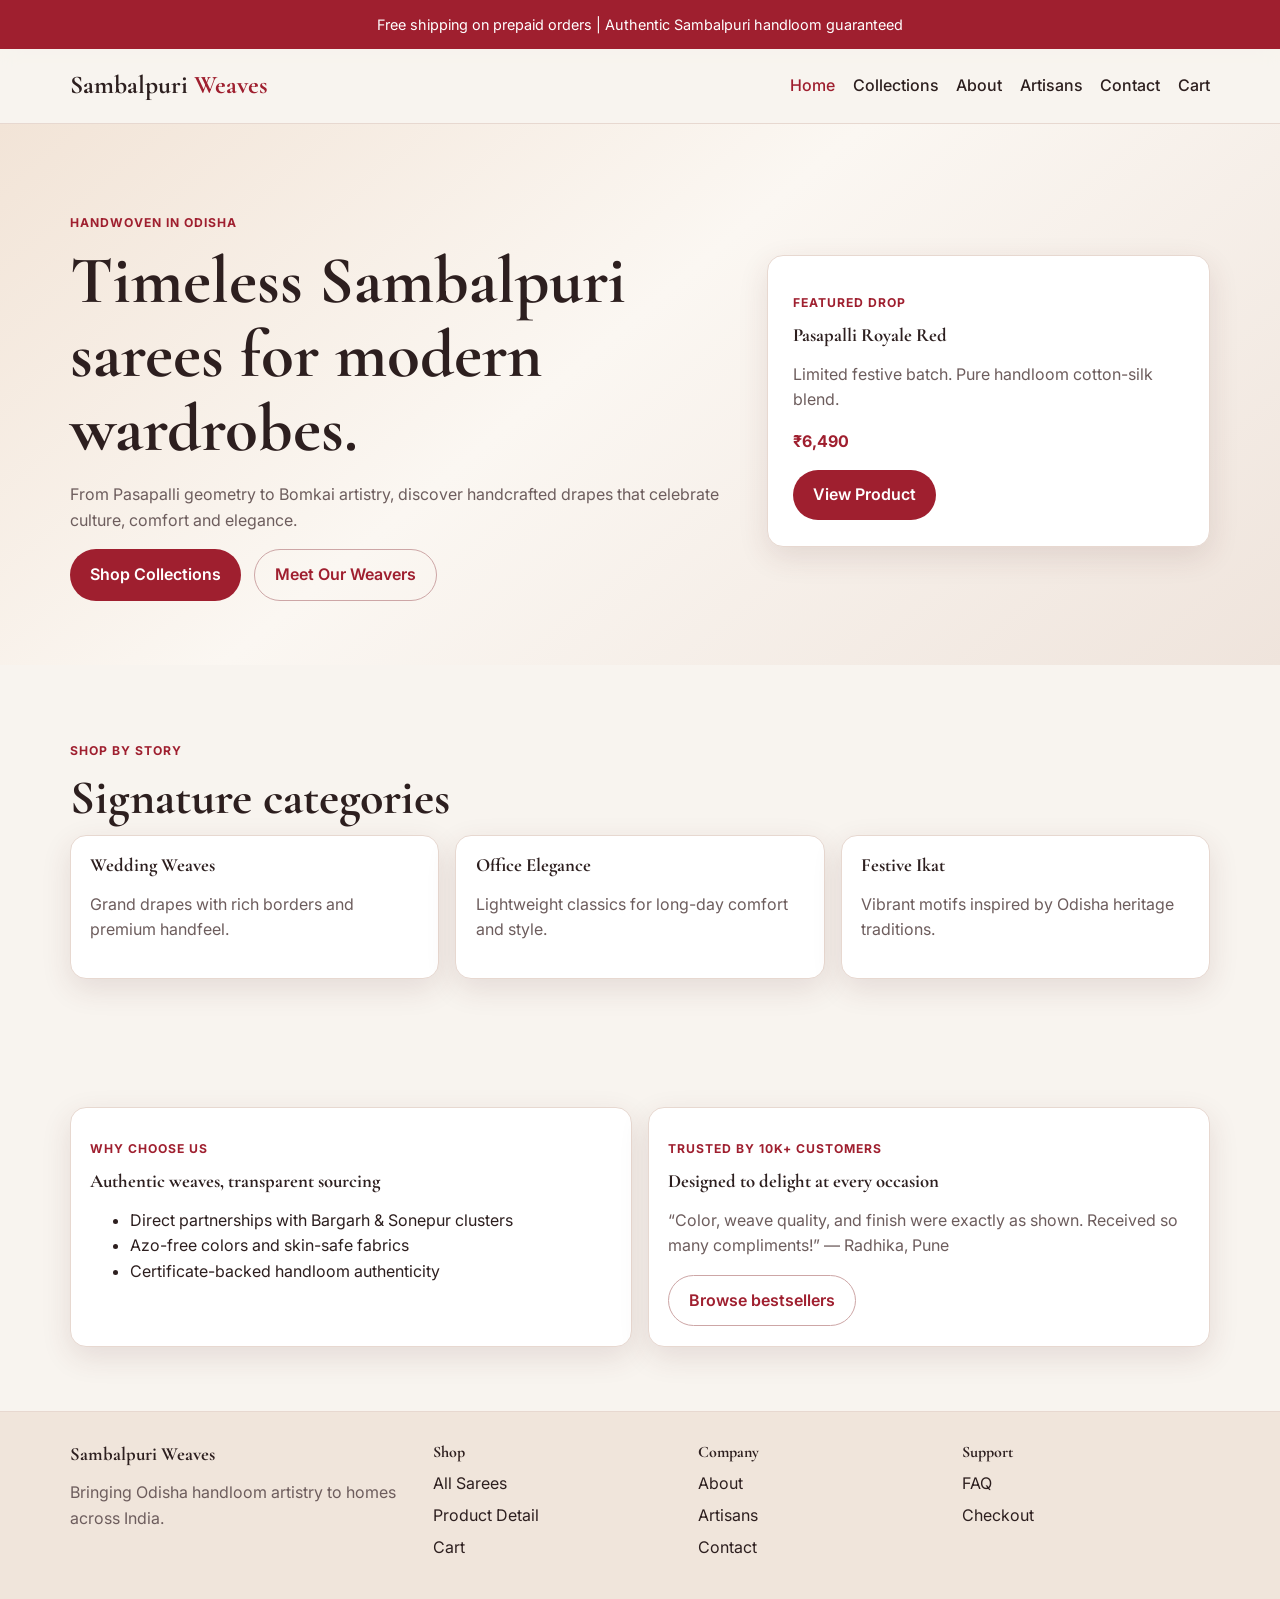
<file: index.html>
<!DOCTYPE html>
<html lang="en">
<head>
  <meta charset="UTF-8" />
  <meta name="viewport" content="width=device-width, initial-scale=1.0" />
  <title>Sambalpuri Weaves | Home</title>
  <link rel="preconnect" href="https://fonts.googleapis.com">
  <link rel="preconnect" href="https://fonts.gstatic.com" crossorigin>
  <link href="https://fonts.googleapis.com/css2?family=Cormorant+Garamond:wght@500;600;700&family=Inter:wght@400;500;600;700&display=swap" rel="stylesheet">
  <link rel="stylesheet" href="styles.css" />
</head>
<body data-page="home">
  <div class="info-strip">Free shipping on prepaid orders | Authentic Sambalpuri handloom guaranteed</div>
  <header class="site-header">
    <div class="container nav-wrap">
      <a class="brand" href="index.html">Sambalpuri <span>Weaves</span></a>
      <nav class="nav-links" id="navLinks">
        <a href="index.html" data-nav="home">Home</a>
        <a href="collections.html" data-nav="collections">Collections</a>
        <a href="about.html" data-nav="about">About</a>
        <a href="artisans.html" data-nav="artisans">Artisans</a>
        <a href="contact.html" data-nav="contact">Contact</a>
        <a href="cart.html" data-nav="cart">Cart</a>
      </nav>
      <button class="menu-toggle" id="menuToggle" aria-label="Toggle menu">☰</button>
    </div>
  </header>

  <main>
    <section class="hero">
      <div class="container hero-grid">
        <div>
          <p class="eyebrow">Handwoven in Odisha</p>
          <h1>Timeless Sambalpuri sarees for modern wardrobes.</h1>
          <p class="hero-copy">From Pasapalli geometry to Bomkai artistry, discover handcrafted drapes that celebrate culture, comfort and elegance.</p>
          <div class="btn-row">
            <a class="btn btn-primary" href="collections.html">Shop Collections</a>
            <a class="btn btn-ghost" href="artisans.html">Meet Our Weavers</a>
          </div>
        </div>
        <article class="hero-card">
          <p class="eyebrow">Featured Drop</p>
          <h3>Pasapalli Royale Red</h3>
          <p class="muted">Limited festive batch. Pure handloom cotton-silk blend.</p>
          <p class="price">₹6,490</p>
          <a class="btn btn-primary" href="product-detail.html">View Product</a>
        </article>
      </div>
    </section>

    <section>
      <div class="container">
        <p class="eyebrow">Shop by Story</p>
        <h2>Signature categories</h2>
        <div class="grid-3">
          <article class="card"><h3>Wedding Weaves</h3><p class="muted">Grand drapes with rich borders and premium handfeel.</p></article>
          <article class="card"><h3>Office Elegance</h3><p class="muted">Lightweight classics for long-day comfort and style.</p></article>
          <article class="card"><h3>Festive Ikat</h3><p class="muted">Vibrant motifs inspired by Odisha heritage traditions.</p></article>
        </div>
      </div>
    </section>

    <section>
      <div class="container split">
        <article class="info-card">
          <p class="eyebrow">Why choose us</p>
          <h3>Authentic weaves, transparent sourcing</h3>
          <ul>
            <li>Direct partnerships with Bargarh & Sonepur clusters</li>
            <li>Azo-free colors and skin-safe fabrics</li>
            <li>Certificate-backed handloom authenticity</li>
          </ul>
        </article>
        <article class="info-card">
          <p class="eyebrow">Trusted by 10k+ customers</p>
          <h3>Designed to delight at every occasion</h3>
          <p class="muted">“Color, weave quality, and finish were exactly as shown. Received so many compliments!” — Radhika, Pune</p>
          <a href="collections.html" class="btn btn-ghost">Browse bestsellers</a>
        </article>
      </div>
    </section>
  </main>

  <footer class="site-footer">
    <div class="container footer-grid">
      <div><h3>Sambalpuri Weaves</h3><p class="muted">Bringing Odisha handloom artistry to homes across India.</p></div>
      <div><h4>Shop</h4><a href="collections.html">All Sarees</a><a href="product-detail.html">Product Detail</a><a href="cart.html">Cart</a></div>
      <div><h4>Company</h4><a href="about.html">About</a><a href="artisans.html">Artisans</a><a href="contact.html">Contact</a></div>
      <div><h4>Support</h4><a href="faq.html">FAQ</a><a href="checkout.html">Checkout</a></div>
    </div>
  </footer>
  <script src="script.js"></script>
</body>
</html>
</file>
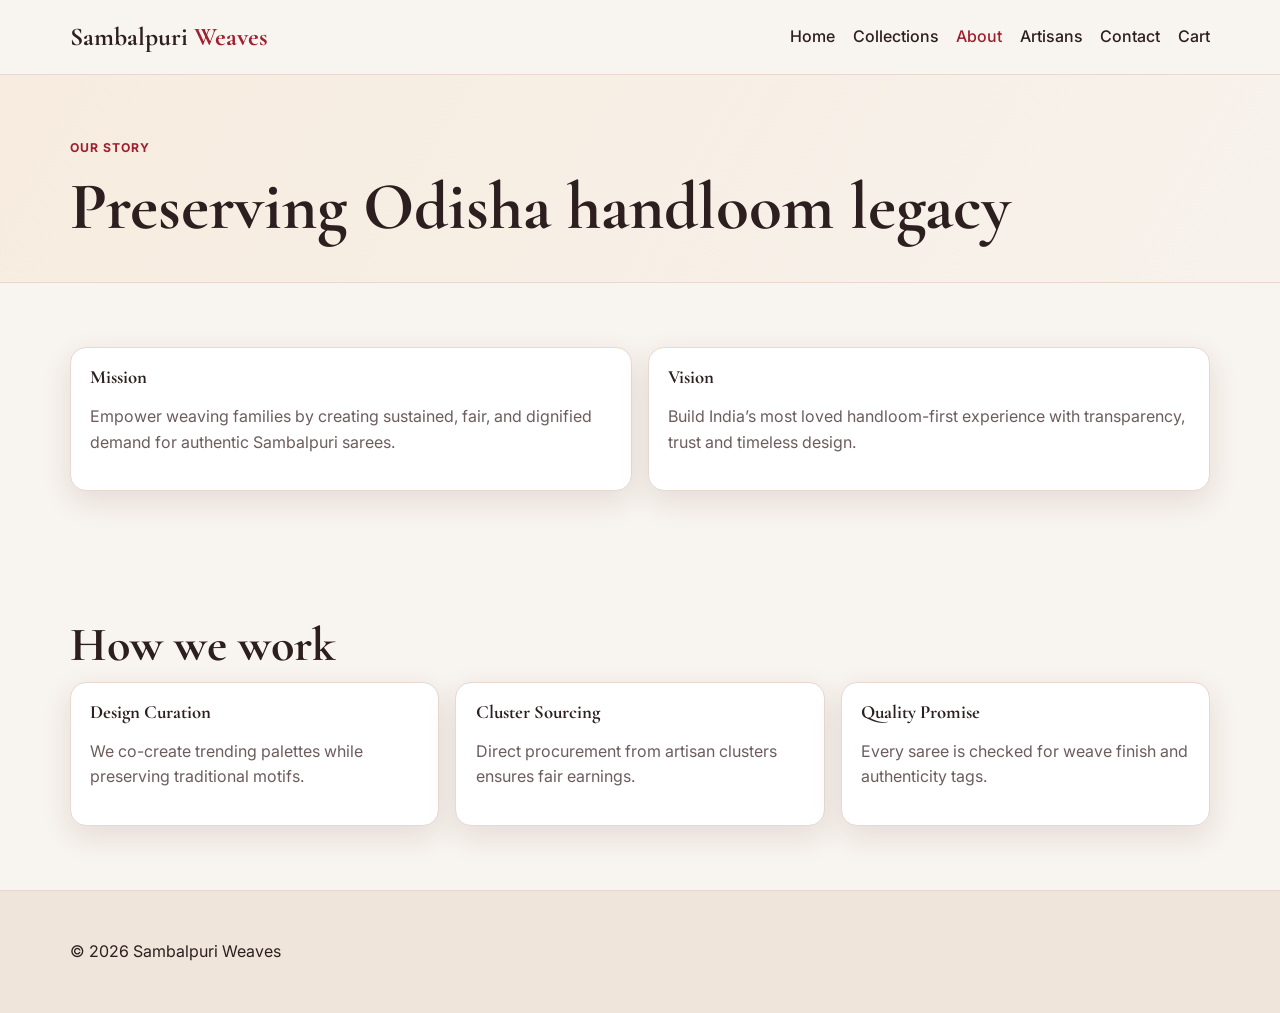
<file: about.html>
<!DOCTYPE html>
<html lang="en"><head><meta charset="UTF-8" /><meta name="viewport" content="width=device-width, initial-scale=1.0" />
<title>About | Sambalpuri Weaves</title>
<link rel="preconnect" href="https://fonts.googleapis.com"><link rel="preconnect" href="https://fonts.gstatic.com" crossorigin>
<link href="https://fonts.googleapis.com/css2?family=Cormorant+Garamond:wght@500;600;700&family=Inter:wght@400;500;600;700&display=swap" rel="stylesheet"><link rel="stylesheet" href="styles.css" /></head>
<body data-page="about">
<header class="site-header"><div class="container nav-wrap"><a class="brand" href="index.html">Sambalpuri <span>Weaves</span></a><nav class="nav-links" id="navLinks"><a href="index.html" data-nav="home">Home</a><a href="collections.html" data-nav="collections">Collections</a><a href="about.html" data-nav="about">About</a><a href="artisans.html" data-nav="artisans">Artisans</a><a href="contact.html" data-nav="contact">Contact</a><a href="cart.html" data-nav="cart">Cart</a></nav><button class="menu-toggle" id="menuToggle">☰</button></div></header>
<main>
<section class="page-banner"><div class="container"><p class="eyebrow">Our Story</p><h1>Preserving Odisha handloom legacy</h1></div></section>
<section><div class="container grid-2"><article class="info-card"><h3>Mission</h3><p class="muted">Empower weaving families by creating sustained, fair, and dignified demand for authentic Sambalpuri sarees.</p></article><article class="info-card"><h3>Vision</h3><p class="muted">Build India’s most loved handloom-first experience with transparency, trust and timeless design.</p></article></div></section>
<section><div class="container"><h2>How we work</h2><div class="grid-3"><article class="card"><h3>Design Curation</h3><p class="muted">We co-create trending palettes while preserving traditional motifs.</p></article><article class="card"><h3>Cluster Sourcing</h3><p class="muted">Direct procurement from artisan clusters ensures fair earnings.</p></article><article class="card"><h3>Quality Promise</h3><p class="muted">Every saree is checked for weave finish and authenticity tags.</p></article></div></div></section>
</main><footer class="site-footer"><div class="container"><p>© 2026 Sambalpuri Weaves</p></div></footer><script src="script.js"></script></body></html>
</file>
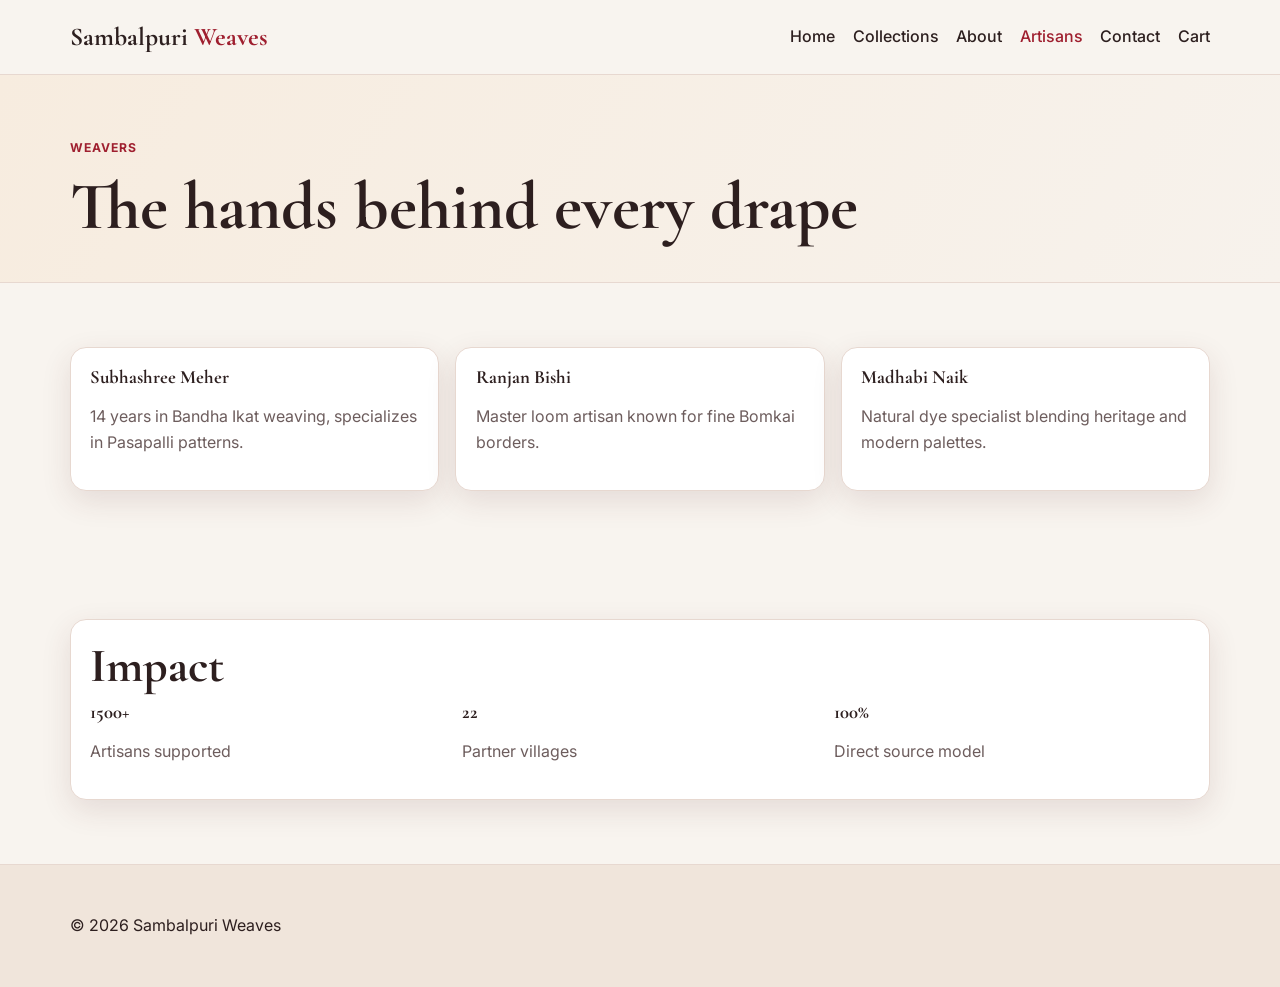
<file: artisans.html>
<!DOCTYPE html>
<html lang="en"><head><meta charset="UTF-8" /><meta name="viewport" content="width=device-width, initial-scale=1.0" />
<title>Artisans | Sambalpuri Weaves</title>
<link rel="preconnect" href="https://fonts.googleapis.com"><link rel="preconnect" href="https://fonts.gstatic.com" crossorigin>
<link href="https://fonts.googleapis.com/css2?family=Cormorant+Garamond:wght@500;600;700&family=Inter:wght@400;500;600;700&display=swap" rel="stylesheet"><link rel="stylesheet" href="styles.css" /></head>
<body data-page="artisans">
<header class="site-header"><div class="container nav-wrap"><a class="brand" href="index.html">Sambalpuri <span>Weaves</span></a><nav class="nav-links" id="navLinks"><a href="index.html" data-nav="home">Home</a><a href="collections.html" data-nav="collections">Collections</a><a href="about.html" data-nav="about">About</a><a href="artisans.html" data-nav="artisans">Artisans</a><a href="contact.html" data-nav="contact">Contact</a><a href="cart.html" data-nav="cart">Cart</a></nav><button class="menu-toggle" id="menuToggle">☰</button></div></header>
<main>
<section class="page-banner"><div class="container"><p class="eyebrow">Weavers</p><h1>The hands behind every drape</h1></div></section>
<section><div class="container grid-3"><article class="card"><h3>Subhashree Meher</h3><p class="muted">14 years in Bandha Ikat weaving, specializes in Pasapalli patterns.</p></article><article class="card"><h3>Ranjan Bishi</h3><p class="muted">Master loom artisan known for fine Bomkai borders.</p></article><article class="card"><h3>Madhabi Naik</h3><p class="muted">Natural dye specialist blending heritage and modern palettes.</p></article></div></section>
<section><div class="container info-card"><h2>Impact</h2><div class="grid-3"><div><h3>1500+</h3><p class="muted">Artisans supported</p></div><div><h3>22</h3><p class="muted">Partner villages</p></div><div><h3>100%</h3><p class="muted">Direct source model</p></div></div></div></section>
</main><footer class="site-footer"><div class="container"><p>© 2026 Sambalpuri Weaves</p></div></footer><script src="script.js"></script></body></html>
</file>
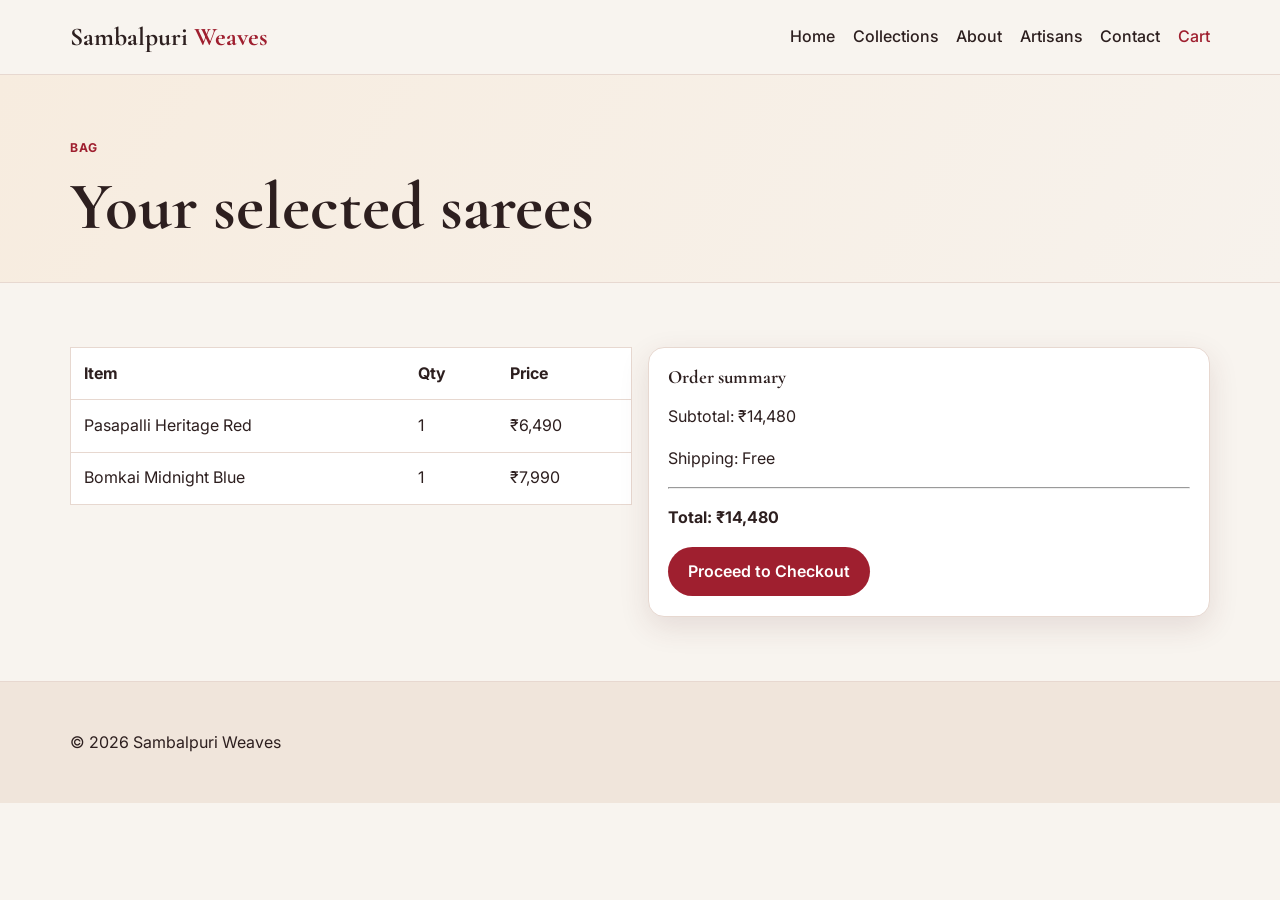
<file: cart.html>
<!DOCTYPE html>
<html lang="en"><head><meta charset="UTF-8" /><meta name="viewport" content="width=device-width, initial-scale=1.0" />
<title>Cart | Sambalpuri Weaves</title>
<link rel="preconnect" href="https://fonts.googleapis.com"><link rel="preconnect" href="https://fonts.gstatic.com" crossorigin>
<link href="https://fonts.googleapis.com/css2?family=Cormorant+Garamond:wght@500;600;700&family=Inter:wght@400;500;600;700&display=swap" rel="stylesheet"><link rel="stylesheet" href="styles.css" /></head>
<body data-page="cart">
<header class="site-header"><div class="container nav-wrap"><a class="brand" href="index.html">Sambalpuri <span>Weaves</span></a><nav class="nav-links" id="navLinks"><a href="index.html" data-nav="home">Home</a><a href="collections.html" data-nav="collections">Collections</a><a href="about.html" data-nav="about">About</a><a href="artisans.html" data-nav="artisans">Artisans</a><a href="contact.html" data-nav="contact">Contact</a><a href="cart.html" data-nav="cart">Cart</a></nav><button class="menu-toggle" id="menuToggle">☰</button></div></header>
<main>
<section class="page-banner"><div class="container"><p class="eyebrow">Bag</p><h1>Your selected sarees</h1></div></section>
<section><div class="container split">
<div>
<table class="table"><tr><th>Item</th><th>Qty</th><th>Price</th></tr><tr><td>Pasapalli Heritage Red</td><td>1</td><td>₹6,490</td></tr><tr><td>Bomkai Midnight Blue</td><td>1</td><td>₹7,990</td></tr></table>
</div>
<aside class="summary-box"><h3>Order summary</h3><p>Subtotal: ₹14,480</p><p>Shipping: Free</p><hr><p><strong>Total: ₹14,480</strong></p><a href="checkout.html" class="btn btn-primary">Proceed to Checkout</a></aside>
</div></section>
</main><footer class="site-footer"><div class="container"><p>© 2026 Sambalpuri Weaves</p></div></footer><script src="script.js"></script></body></html>
</file>
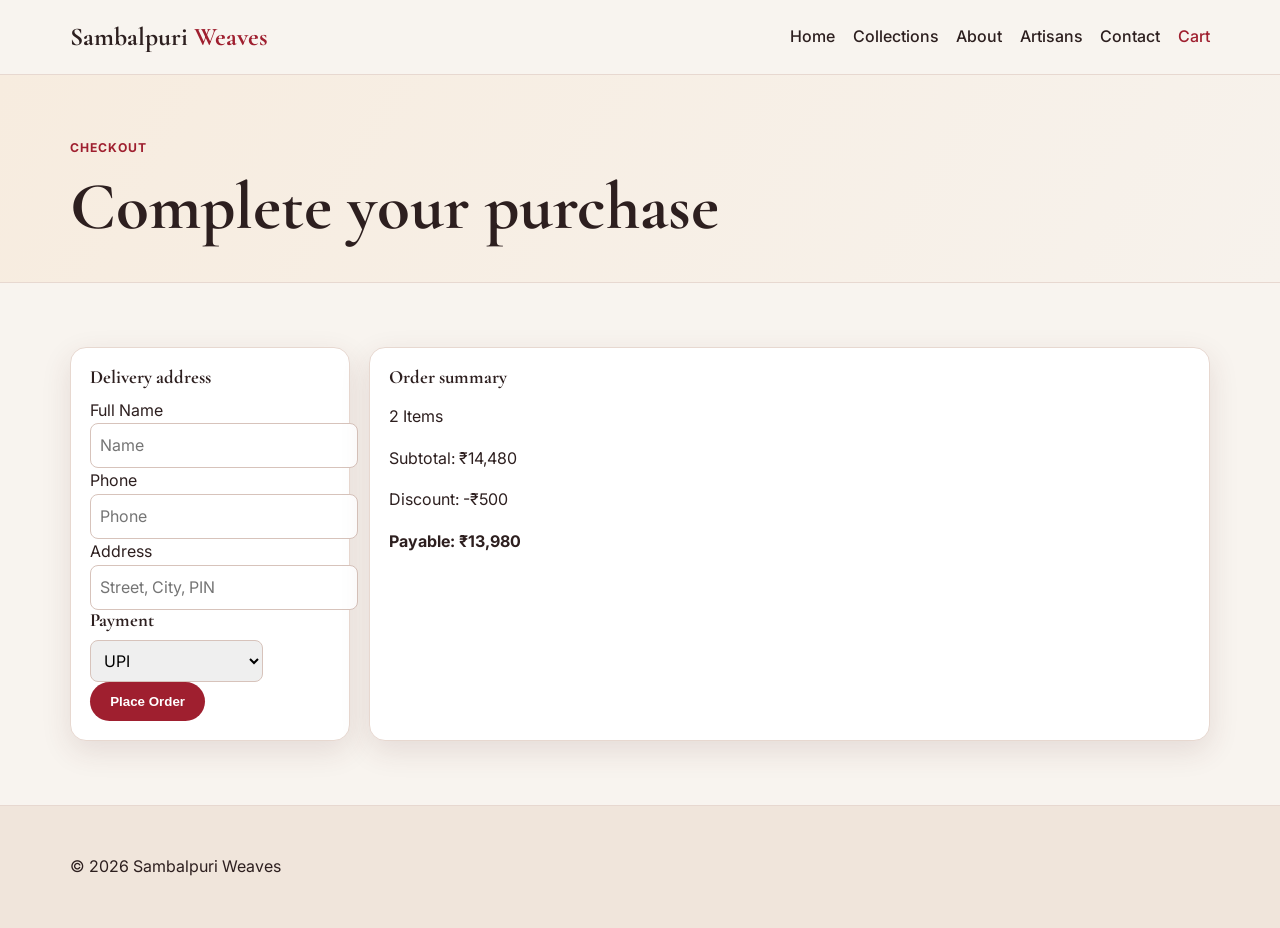
<file: checkout.html>
<!DOCTYPE html>
<html lang="en"><head><meta charset="UTF-8" /><meta name="viewport" content="width=device-width, initial-scale=1.0" />
<title>Checkout | Sambalpuri Weaves</title>
<link rel="preconnect" href="https://fonts.googleapis.com"><link rel="preconnect" href="https://fonts.gstatic.com" crossorigin>
<link href="https://fonts.googleapis.com/css2?family=Cormorant+Garamond:wght@500;600;700&family=Inter:wght@400;500;600;700&display=swap" rel="stylesheet"><link rel="stylesheet" href="styles.css" /></head>
<body data-page="cart">
<header class="site-header"><div class="container nav-wrap"><a class="brand" href="index.html">Sambalpuri <span>Weaves</span></a><nav class="nav-links" id="navLinks"><a href="index.html" data-nav="home">Home</a><a href="collections.html" data-nav="collections">Collections</a><a href="about.html" data-nav="about">About</a><a href="artisans.html" data-nav="artisans">Artisans</a><a href="contact.html" data-nav="contact">Contact</a><a href="cart.html" data-nav="cart">Cart</a></nav><button class="menu-toggle" id="menuToggle">☰</button></div></header>
<main>
<section class="page-banner"><div class="container"><p class="eyebrow">Checkout</p><h1>Complete your purchase</h1></div></section>
<section><div class="container checkout-layout">
<article class="checkout-box"><h3>Delivery address</h3><label>Full Name<input placeholder="Name"></label><label>Phone<input placeholder="Phone"></label><label>Address<input placeholder="Street, City, PIN"></label><h3>Payment</h3><label><select><option>UPI</option><option>Credit/Debit Card</option><option>Cash on Delivery</option></select></label><button class="btn btn-primary">Place Order</button></article>
<aside class="summary-box"><h3>Order summary</h3><p>2 Items</p><p>Subtotal: ₹14,480</p><p>Discount: -₹500</p><p><strong>Payable: ₹13,980</strong></p></aside>
</div></section>
</main><footer class="site-footer"><div class="container"><p>© 2026 Sambalpuri Weaves</p></div></footer><script src="script.js"></script></body></html>
</file>
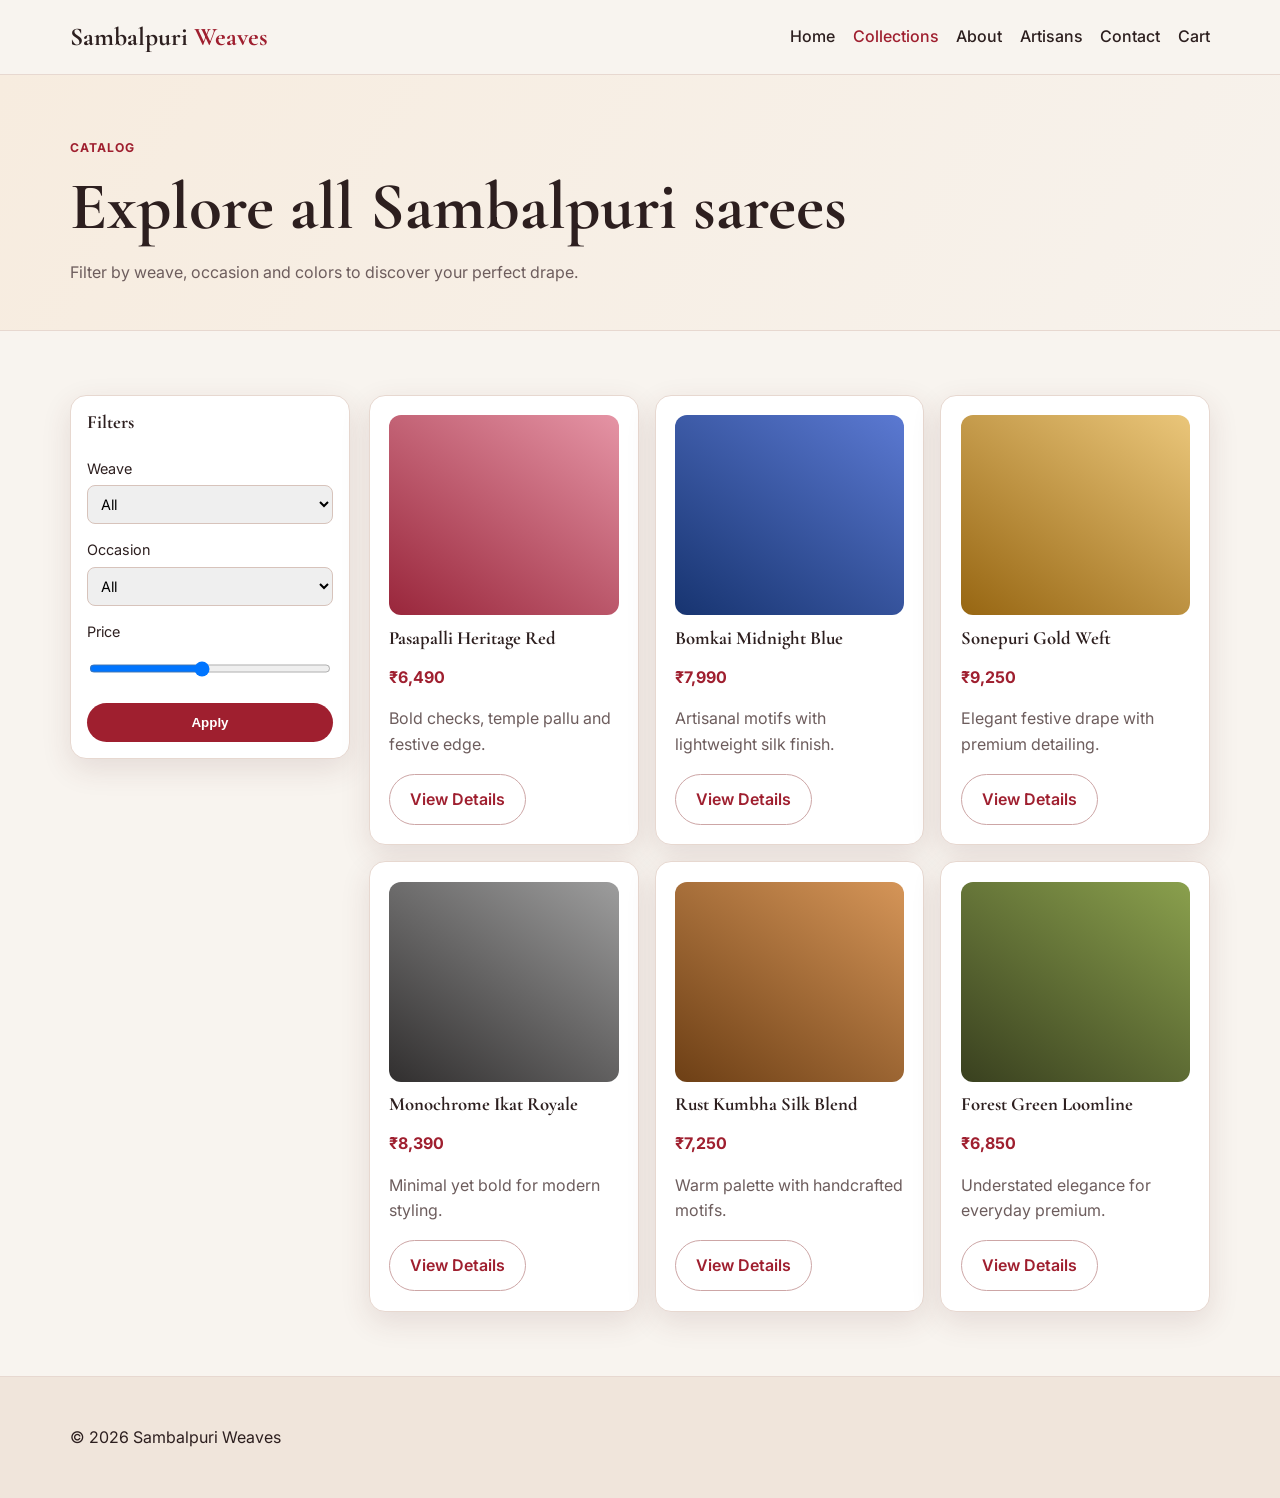
<file: collections.html>
<!DOCTYPE html>
<html lang="en">
<head>
  <meta charset="UTF-8" />
  <meta name="viewport" content="width=device-width, initial-scale=1.0" />
  <title>Collections | Sambalpuri Weaves</title>
  <link rel="preconnect" href="https://fonts.googleapis.com"><link rel="preconnect" href="https://fonts.gstatic.com" crossorigin>
  <link href="https://fonts.googleapis.com/css2?family=Cormorant+Garamond:wght@500;600;700&family=Inter:wght@400;500;600;700&display=swap" rel="stylesheet">
  <link rel="stylesheet" href="styles.css" />
</head>
<body data-page="collections">
  <header class="site-header"><div class="container nav-wrap"><a class="brand" href="index.html">Sambalpuri <span>Weaves</span></a><nav class="nav-links" id="navLinks"><a href="index.html" data-nav="home">Home</a><a href="collections.html" data-nav="collections">Collections</a><a href="about.html" data-nav="about">About</a><a href="artisans.html" data-nav="artisans">Artisans</a><a href="contact.html" data-nav="contact">Contact</a><a href="cart.html" data-nav="cart">Cart</a></nav><button class="menu-toggle" id="menuToggle">☰</button></div></header>
  <main>
    <section class="page-banner"><div class="container"><p class="eyebrow">Catalog</p><h1>Explore all Sambalpuri sarees</h1><p class="muted">Filter by weave, occasion and colors to discover your perfect drape.</p></div></section>
    <section>
      <div class="container catalog-layout">
        <aside class="filters">
          <h3>Filters</h3>
          <label>Weave<select><option>All</option><option>Pasapalli</option><option>Bomkai</option><option>Sonepuri</option></select></label>
          <label>Occasion<select><option>All</option><option>Festive</option><option>Wedding</option><option>Daily Premium</option></select></label>
          <label>Price<input type="range" min="2000" max="15000" value="8000"></label>
          <button class="btn btn-primary">Apply</button>
        </aside>
        <div class="product-grid">
          <article class="product-card"><div class="product-image image-a"></div><h3>Pasapalli Heritage Red</h3><p class="price">₹6,490</p><p class="muted">Bold checks, temple pallu and festive edge.</p><a class="btn btn-ghost" href="product-detail.html">View Details</a></article>
          <article class="product-card"><div class="product-image image-b"></div><h3>Bomkai Midnight Blue</h3><p class="price">₹7,990</p><p class="muted">Artisanal motifs with lightweight silk finish.</p><a class="btn btn-ghost" href="product-detail.html">View Details</a></article>
          <article class="product-card"><div class="product-image image-c"></div><h3>Sonepuri Gold Weft</h3><p class="price">₹9,250</p><p class="muted">Elegant festive drape with premium detailing.</p><a class="btn btn-ghost" href="product-detail.html">View Details</a></article>
          <article class="product-card"><div class="product-image image-d"></div><h3>Monochrome Ikat Royale</h3><p class="price">₹8,390</p><p class="muted">Minimal yet bold for modern styling.</p><a class="btn btn-ghost" href="product-detail.html">View Details</a></article>
          <article class="product-card"><div class="product-image image-e"></div><h3>Rust Kumbha Silk Blend</h3><p class="price">₹7,250</p><p class="muted">Warm palette with handcrafted motifs.</p><a class="btn btn-ghost" href="product-detail.html">View Details</a></article>
          <article class="product-card"><div class="product-image image-f"></div><h3>Forest Green Loomline</h3><p class="price">₹6,850</p><p class="muted">Understated elegance for everyday premium.</p><a class="btn btn-ghost" href="product-detail.html">View Details</a></article>
        </div>
      </div>
    </section>
  </main>
  <footer class="site-footer"><div class="container"><p>© 2026 Sambalpuri Weaves</p></div></footer>
  <script src="script.js"></script>
</body>
</html>
</file>
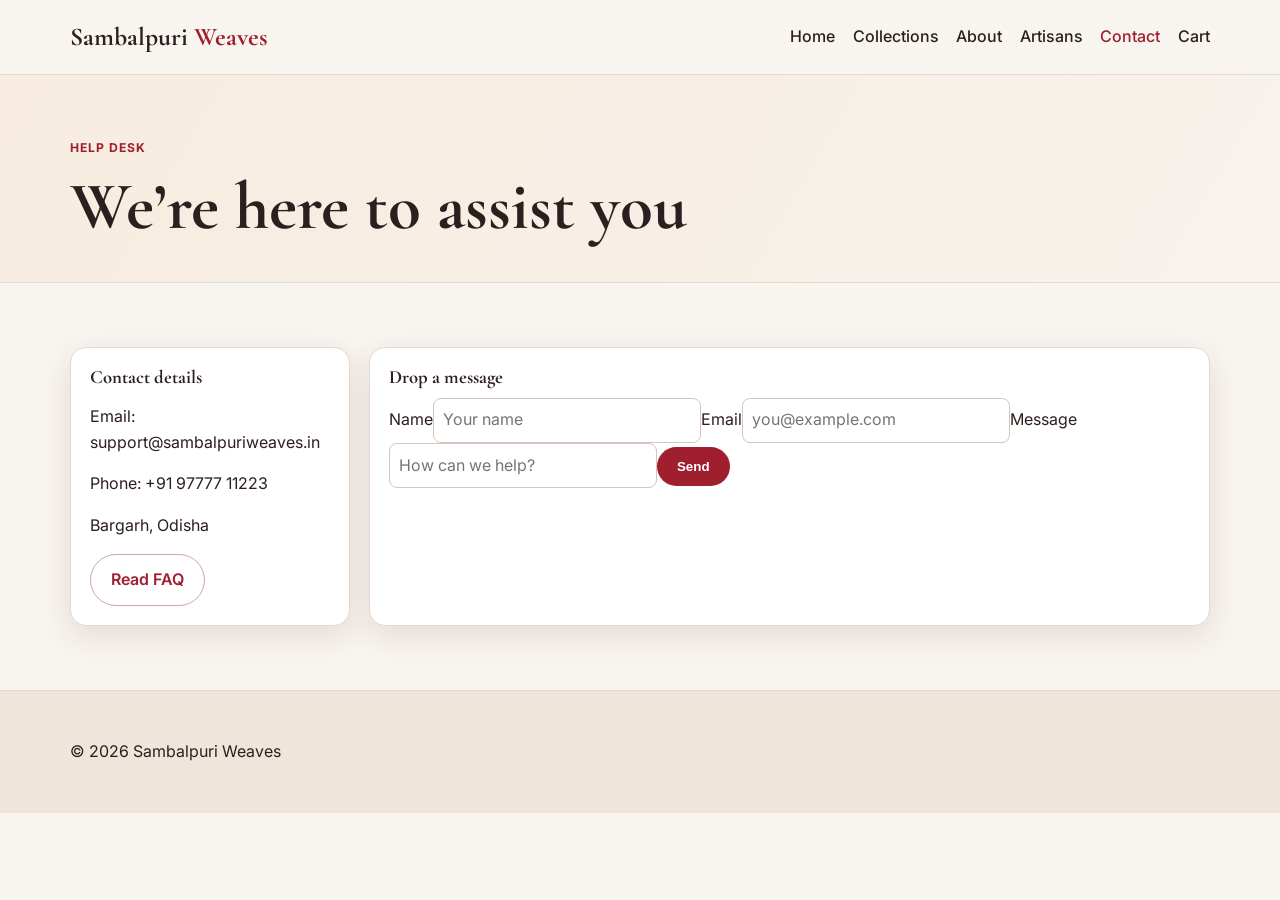
<file: contact.html>
<!DOCTYPE html>
<html lang="en"><head><meta charset="UTF-8" /><meta name="viewport" content="width=device-width, initial-scale=1.0" />
<title>Contact | Sambalpuri Weaves</title>
<link rel="preconnect" href="https://fonts.googleapis.com"><link rel="preconnect" href="https://fonts.gstatic.com" crossorigin>
<link href="https://fonts.googleapis.com/css2?family=Cormorant+Garamond:wght@500;600;700&family=Inter:wght@400;500;600;700&display=swap" rel="stylesheet"><link rel="stylesheet" href="styles.css" /></head>
<body data-page="contact">
<header class="site-header"><div class="container nav-wrap"><a class="brand" href="index.html">Sambalpuri <span>Weaves</span></a><nav class="nav-links" id="navLinks"><a href="index.html" data-nav="home">Home</a><a href="collections.html" data-nav="collections">Collections</a><a href="about.html" data-nav="about">About</a><a href="artisans.html" data-nav="artisans">Artisans</a><a href="contact.html" data-nav="contact">Contact</a><a href="cart.html" data-nav="cart">Cart</a></nav><button class="menu-toggle" id="menuToggle">☰</button></div></header>
<main>
<section class="page-banner"><div class="container"><p class="eyebrow">Help desk</p><h1>We’re here to assist you</h1></div></section>
<section><div class="container contact-layout">
<article class="contact-box"><h3>Contact details</h3><p>Email: support@sambalpuriweaves.in</p><p>Phone: +91 97777 11223</p><p>Bargarh, Odisha</p><a class="btn btn-ghost" href="faq.html">Read FAQ</a></article>
<article class="contact-box"><h3>Drop a message</h3><label>Name<input placeholder="Your name"></label><label>Email<input placeholder="you@example.com"></label><label>Message<input placeholder="How can we help?"></label><button class="btn btn-primary">Send</button></article>
</div></section>
</main><footer class="site-footer"><div class="container"><p>© 2026 Sambalpuri Weaves</p></div></footer><script src="script.js"></script></body></html>
</file>
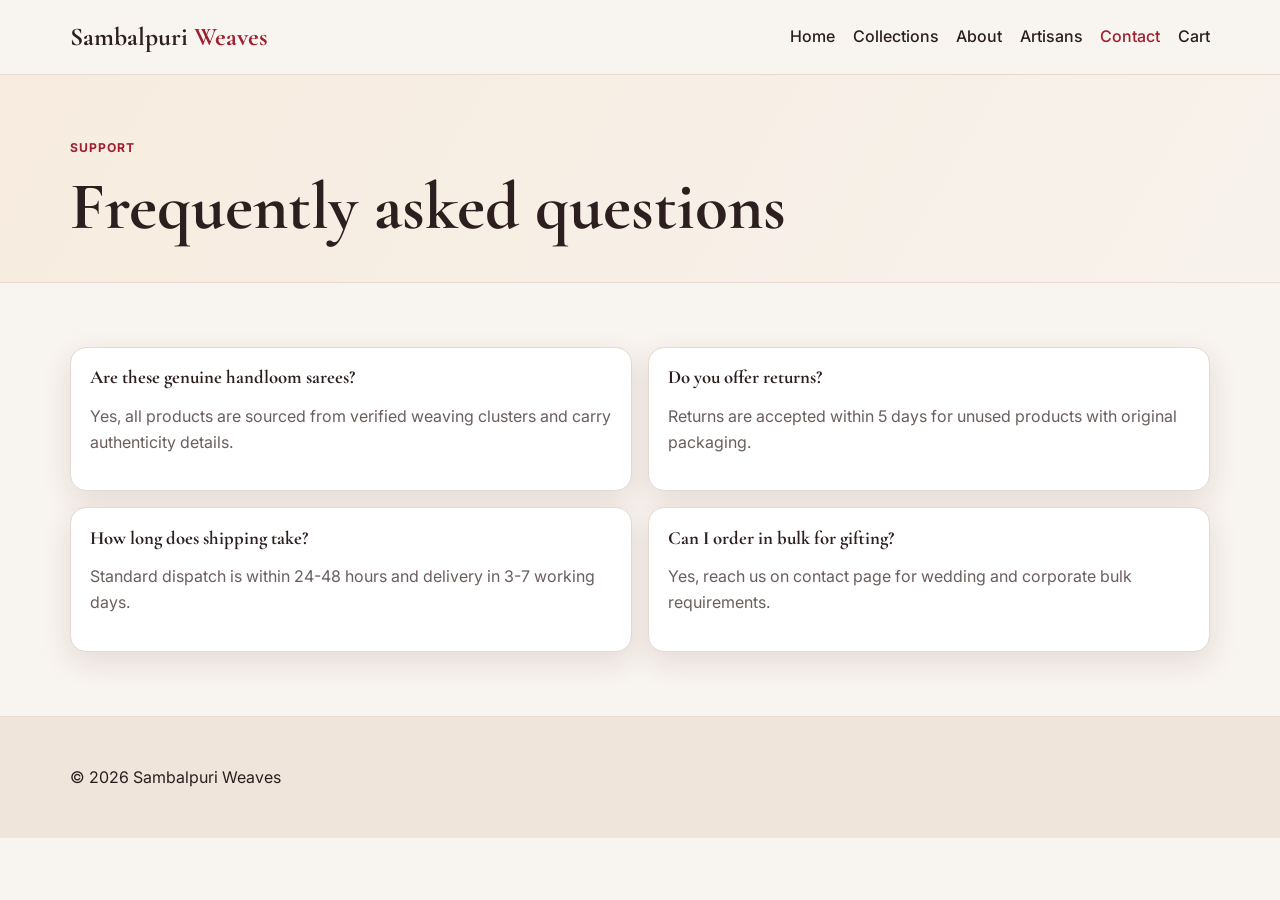
<file: faq.html>
<!DOCTYPE html>
<html lang="en"><head><meta charset="UTF-8" /><meta name="viewport" content="width=device-width, initial-scale=1.0" />
<title>FAQ | Sambalpuri Weaves</title>
<link rel="preconnect" href="https://fonts.googleapis.com"><link rel="preconnect" href="https://fonts.gstatic.com" crossorigin>
<link href="https://fonts.googleapis.com/css2?family=Cormorant+Garamond:wght@500;600;700&family=Inter:wght@400;500;600;700&display=swap" rel="stylesheet"><link rel="stylesheet" href="styles.css" /></head>
<body data-page="contact">
<header class="site-header"><div class="container nav-wrap"><a class="brand" href="index.html">Sambalpuri <span>Weaves</span></a><nav class="nav-links" id="navLinks"><a href="index.html" data-nav="home">Home</a><a href="collections.html" data-nav="collections">Collections</a><a href="about.html" data-nav="about">About</a><a href="artisans.html" data-nav="artisans">Artisans</a><a href="contact.html" data-nav="contact">Contact</a><a href="cart.html" data-nav="cart">Cart</a></nav><button class="menu-toggle" id="menuToggle">☰</button></div></header>
<main>
<section class="page-banner"><div class="container"><p class="eyebrow">Support</p><h1>Frequently asked questions</h1></div></section>
<section><div class="container grid-2">
<article class="faq-item"><h3>Are these genuine handloom sarees?</h3><p class="muted">Yes, all products are sourced from verified weaving clusters and carry authenticity details.</p></article>
<article class="faq-item"><h3>Do you offer returns?</h3><p class="muted">Returns are accepted within 5 days for unused products with original packaging.</p></article>
<article class="faq-item"><h3>How long does shipping take?</h3><p class="muted">Standard dispatch is within 24-48 hours and delivery in 3-7 working days.</p></article>
<article class="faq-item"><h3>Can I order in bulk for gifting?</h3><p class="muted">Yes, reach us on contact page for wedding and corporate bulk requirements.</p></article>
</div></section>
</main><footer class="site-footer"><div class="container"><p>© 2026 Sambalpuri Weaves</p></div></footer><script src="script.js"></script></body></html>
</file>
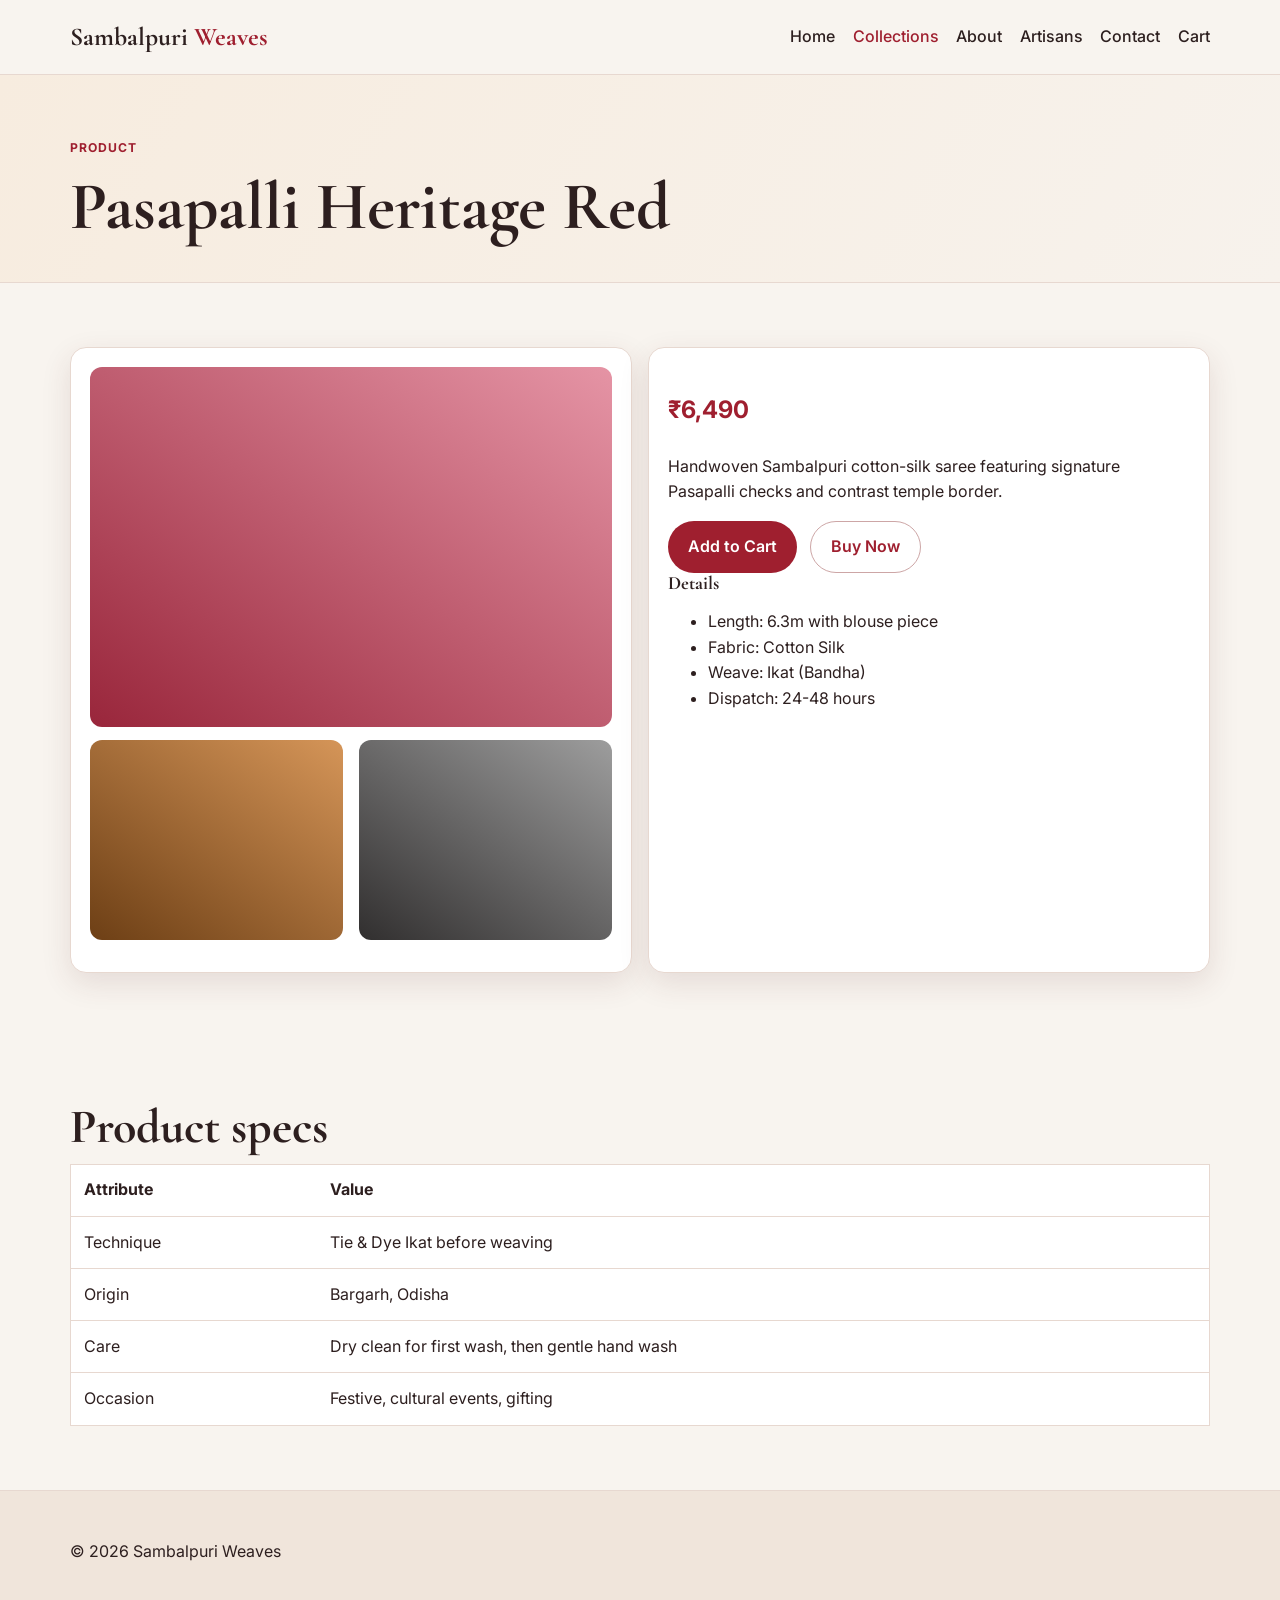
<file: product-detail.html>
<!DOCTYPE html>
<html lang="en"><head><meta charset="UTF-8" /><meta name="viewport" content="width=device-width, initial-scale=1.0" />
<title>Product Detail | Sambalpuri Weaves</title>
<link rel="preconnect" href="https://fonts.googleapis.com"><link rel="preconnect" href="https://fonts.gstatic.com" crossorigin>
<link href="https://fonts.googleapis.com/css2?family=Cormorant+Garamond:wght@500;600;700&family=Inter:wght@400;500;600;700&display=swap" rel="stylesheet"><link rel="stylesheet" href="styles.css" /></head>
<body data-page="collections">
<header class="site-header"><div class="container nav-wrap"><a class="brand" href="index.html">Sambalpuri <span>Weaves</span></a><nav class="nav-links" id="navLinks"><a href="index.html" data-nav="home">Home</a><a href="collections.html" data-nav="collections">Collections</a><a href="about.html" data-nav="about">About</a><a href="artisans.html" data-nav="artisans">Artisans</a><a href="contact.html" data-nav="contact">Contact</a><a href="cart.html" data-nav="cart">Cart</a></nav><button class="menu-toggle" id="menuToggle">☰</button></div></header>
<main>
<section class="page-banner"><div class="container"><p class="eyebrow">Product</p><h1>Pasapalli Heritage Red</h1></div></section>
<section><div class="container split">
<div class="product-card"><div class="product-image image-a" style="height:360px"></div><div class="grid-2"><div class="product-image image-e"></div><div class="product-image image-d"></div></div></div>
<div class="summary-box">
<p class="price" style="font-size:1.5rem">₹6,490</p>
<p>Handwoven Sambalpuri cotton-silk saree featuring signature Pasapalli checks and contrast temple border.</p>
<div class="btn-row"><a class="btn btn-primary" href="cart.html">Add to Cart</a><a class="btn btn-ghost" href="checkout.html">Buy Now</a></div>
<h3>Details</h3>
<ul><li>Length: 6.3m with blouse piece</li><li>Fabric: Cotton Silk</li><li>Weave: Ikat (Bandha)</li><li>Dispatch: 24-48 hours</li></ul>
</div>
</div></section>
<section><div class="container"><h2>Product specs</h2>
<table class="table"><tr><th>Attribute</th><th>Value</th></tr><tr><td>Technique</td><td>Tie & Dye Ikat before weaving</td></tr><tr><td>Origin</td><td>Bargarh, Odisha</td></tr><tr><td>Care</td><td>Dry clean for first wash, then gentle hand wash</td></tr><tr><td>Occasion</td><td>Festive, cultural events, gifting</td></tr></table>
</div></section>
</main>
<footer class="site-footer"><div class="container"><p>© 2026 Sambalpuri Weaves</p></div></footer>
<script src="script.js"></script></body></html>
</file>
<file: styles.css>
:root {
  --bg: #f8f4ef;
  --surface: #ffffff;
  --surface-alt: #f1e7dd;
  --text: #2d1f1f;
  --muted: #6d5d5d;
  --brand: #9f1f2f;
  --brand-dark: #741423;
  --accent: #dbb76d;
  --border: #e7d8d0;
  --shadow: 0 10px 30px rgba(89, 42, 42, 0.12);
  --radius: 16px;
}

* { box-sizing: border-box; }
html, body { margin: 0; padding: 0; }
body {
  font-family: "Inter", sans-serif;
  background: var(--bg);
  color: var(--text);
  line-height: 1.6;
}

h1, h2, h3, h4 {
  font-family: "Cormorant Garamond", serif;
  line-height: 1.1;
  margin: 0 0 0.6rem;
}

img { max-width: 100%; display: block; }

.container {
  width: min(1140px, 92vw);
  margin-inline: auto;
}

.site-header {
  position: sticky;
  top: 0;
  z-index: 30;
  background: rgba(248, 244, 239, 0.9);
  backdrop-filter: blur(10px);
  border-bottom: 1px solid var(--border);
}

.nav-wrap {
  min-height: 74px;
  display: flex;
  align-items: center;
  justify-content: space-between;
  gap: 1rem;
}

.brand {
  text-decoration: none;
  font-weight: 700;
  color: var(--text);
  font-size: 1.6rem;
  font-family: "Cormorant Garamond", serif;
}
.brand span { color: var(--brand); }

.nav-links {
  display: flex;
  align-items: center;
  gap: 1.1rem;
}

.nav-links a {
  text-decoration: none;
  color: var(--text);
  font-weight: 500;
}

.nav-links a.active,
.nav-links a:hover { color: var(--brand); }

.menu-toggle {
  border: 1px solid var(--border);
  background: var(--surface);
  border-radius: 8px;
  width: 40px;
  height: 40px;
  font-size: 1.2rem;
  display: none;
}

.hero {
  padding: 4.8rem 0 4rem;
  background: linear-gradient(140deg, #f2e4d7, #fbf7f2 45%, #efe4dc);
}

.hero-grid {
  display: grid;
  grid-template-columns: 1.2fr 0.8fr;
  gap: 2rem;
  align-items: center;
}

.eyebrow {
  letter-spacing: .08em;
  text-transform: uppercase;
  color: var(--brand);
  font-size: .76rem;
  font-weight: 700;
}

h1 { font-size: clamp(2.3rem, 6vw, 4.2rem); }
h2 { font-size: clamp(1.8rem, 4vw, 3rem); }

.hero-copy,
.muted { color: var(--muted); }

.hero-card,
.card,
.info-card,
.product-card,
.filters,
.summary-box,
.checkout-box,
.contact-box,
.faq-item {
  background: var(--surface);
  border: 1px solid var(--border);
  border-radius: var(--radius);
  box-shadow: var(--shadow);
}

.hero-card { padding: 1.6rem; }
.grid-3 {
  display: grid;
  grid-template-columns: repeat(3, minmax(0, 1fr));
  gap: 1rem;
}
.grid-2 {
  display: grid;
  grid-template-columns: repeat(2, minmax(0, 1fr));
  gap: 1rem;
}

section { padding: 4rem 0; }

.btn {
  border: none;
  border-radius: 999px;
  padding: .75rem 1.25rem;
  font-weight: 600;
  text-decoration: none;
  display: inline-flex;
  align-items: center;
  justify-content: center;
  cursor: pointer;
}
.btn-primary { background: var(--brand); color: #fff; }
.btn-primary:hover { background: var(--brand-dark); }
.btn-ghost {
  color: var(--brand);
  border: 1px solid #cda6a6;
  background: transparent;
}
.btn-row { display: flex; gap: .8rem; flex-wrap: wrap; }

.card,
.info-card,
.product-card,
.faq-item,
.contact-box,
.checkout-box,
.summary-box { padding: 1.2rem; }

.info-strip {
  padding: .8rem 0;
  background: var(--brand);
  color: #fff;
  text-align: center;
  font-size: .9rem;
}

.page-banner {
  padding: 3.2rem 0 1.8rem;
  background: linear-gradient(120deg, #f7ecdf, #f7f2ec);
  border-bottom: 1px solid var(--border);
}

.catalog-layout,
.checkout-layout,
.contact-layout {
  display: grid;
  grid-template-columns: 280px 1fr;
  gap: 1.2rem;
}
.filters { padding: 1rem; display: grid; gap: .9rem; height: fit-content; }
.filters label { display: grid; gap: .35rem; font-size: .9rem; }
select, input {
  border: 1px solid #d7c3bb;
  border-radius: 8px;
  padding: .55rem;
  font: inherit;
}

.product-grid {
  display: grid;
  grid-template-columns: repeat(3, minmax(0, 1fr));
  gap: 1rem;
}
.product-image {
  height: 200px;
  border-radius: 12px;
  margin-bottom: .8rem;
}
.image-a { background: linear-gradient(35deg,#99263b,#e594a5); }
.image-b { background: linear-gradient(35deg,#173470,#5b79d2); }
.image-c { background: linear-gradient(35deg,#976612,#eac67a); }
.image-d { background: linear-gradient(35deg,#312f2f,#9d9d9d); }
.image-e { background: linear-gradient(35deg,#6d3f15,#d59558); }
.image-f { background: linear-gradient(35deg,#39401f,#8aa04d); }
.price { color: var(--brand); font-weight: 700; }

.split {
  display: grid;
  grid-template-columns: 1fr 1fr;
  gap: 1rem;
}

.table {
  width: 100%;
  border-collapse: collapse;
  background: var(--surface);
  border: 1px solid var(--border);
}
.table th,.table td {
  border-bottom: 1px solid var(--border);
  padding: .8rem;
  text-align: left;
}

.site-footer {
  background: #f0e5db;
  border-top: 1px solid var(--border);
  padding: 2rem 0;
}
.footer-grid {
  display: grid;
  grid-template-columns: 1.4fr 1fr 1fr 1fr;
  gap: 1rem;
}
.footer-grid a {
  text-decoration: none;
  color: var(--text);
  display: block;
  margin-bottom: .4rem;
}

@media (max-width: 980px) {
  .hero-grid,
  .grid-3,
  .grid-2,
  .catalog-layout,
  .checkout-layout,
  .contact-layout,
  .product-grid,
  .split,
  .footer-grid {
    grid-template-columns: 1fr;
  }

  .menu-toggle { display: inline-grid; place-items: center; }

  .nav-links {
    position: absolute;
    top: 74px;
    right: 1rem;
    width: min(240px, 90vw);
    display: none;
    flex-direction: column;
    align-items: stretch;
    background: var(--surface);
    border: 1px solid var(--border);
    border-radius: 12px;
    padding: .9rem;
  }

  .nav-links.open { display: flex; }
}
</file>
